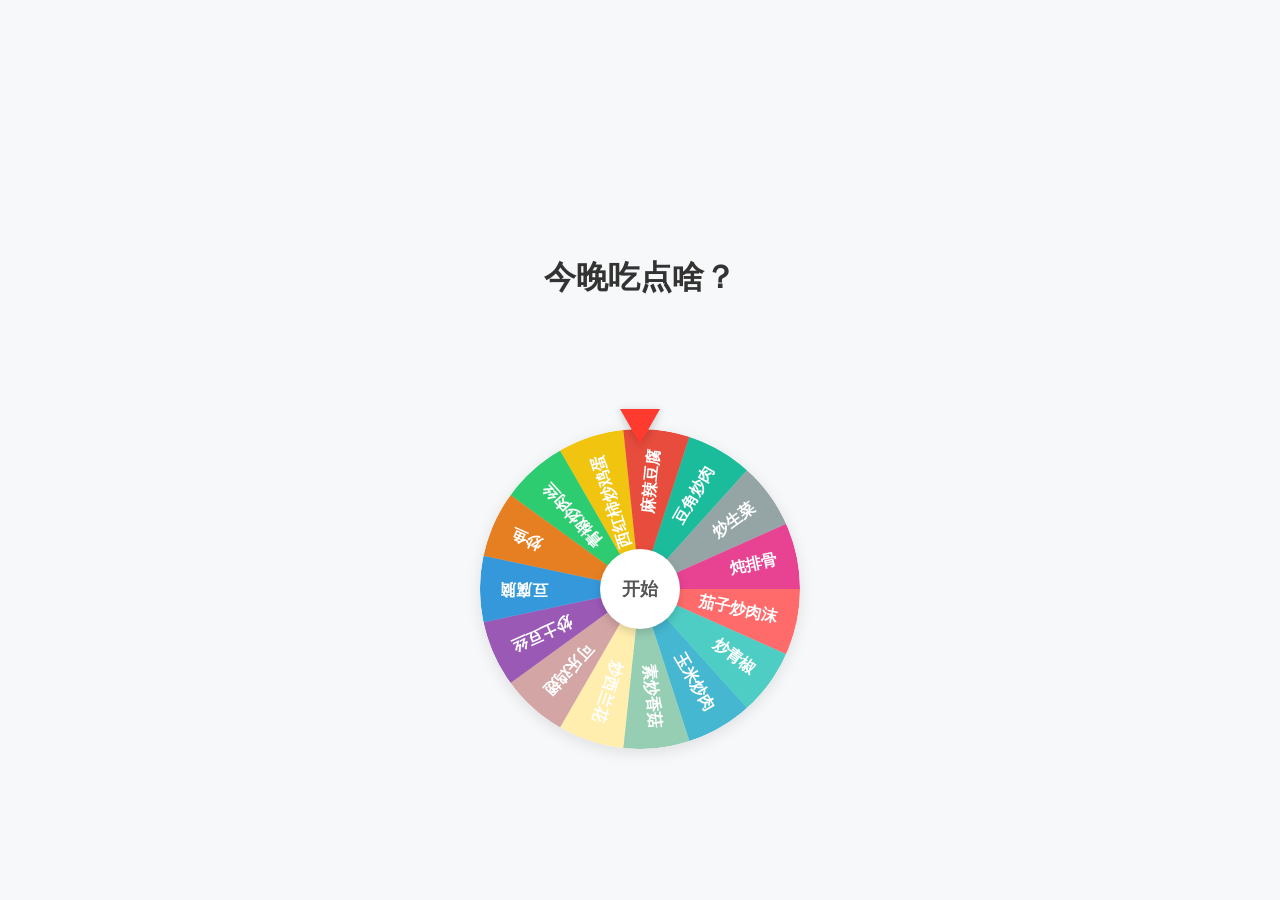
<file: index.html>
<!DOCTYPE html>
<html lang="zh-CN">
<head>
    <meta charset="UTF-8">
    <meta name="viewport" content="width=device-width, initial-scale=1.0, maximum-scale=1.0, user-scalable=no">
    <title>今晚吃点啥</title>
    <style>
        body {
            margin: 0;
            padding: 0;
            background-color: #f7f8fa;
            font-family: -apple-system, BlinkMacSystemFont, "Segoe UI", Roboto, Helvetica, Arial, sans-serif;
            display: flex;
            flex-direction: column;
            align-items: center;
            height: 100vh;
            overflow: hidden;
        }

        #resultText {
            margin-top: 20%;
            font-size: 32px;
            font-weight: bold;
            color: #333;
            height: 45px;
            margin-bottom: 10%;
        }

        .wheel-container {
            position: relative;
            width: 320px;
            height: 320px;
        }

        /* 顶部向下的红色指针 */
        .pointer {
            position: absolute;
            top: -20px;
            left: 50%;
            transform: translateX(-50%);
            width: 0;
            height: 0;
            border-left: 20px solid transparent;
            border-right: 20px solid transparent;
            border-top: 35px solid #ff3b30;
            z-index: 10;
            filter: drop-shadow(0 2px 4px rgba(0,0,0,0.2));
        }

        /* 转盘画布 */
        #wheelCanvas {
            width: 100%;
            height: 100%;
            border-radius: 50%;
            /* 核心动画：设置4秒的先快后慢缓动效果 */
            transition: transform 4s cubic-bezier(0.1, 0.8, 0.2, 1);
            box-shadow: 0 4px 15px rgba(0,0,0,0.1);
        }

        /* 中间的开始按钮 */
        .spin-btn {
            position: absolute;
            top: 50%;
            left: 50%;
            transform: translate(-50%, -50%);
            width: 80px;
            height: 80px;
            background-color: #ffffff;
            border-radius: 50%;
            border: none;
            box-shadow: 0 4px 10px rgba(0,0,0,0.15);
            font-size: 18px;
            font-weight: bold;
            color: #555;
            z-index: 5;
            cursor: pointer;
            outline: none;
        }
        
        .spin-btn:active {
            background-color: #f0f0f0;
            transform: translate(-50%, -50%) scale(0.95);
        }
    </style>
</head>
<body>

    <div id="resultText">今晚吃点啥？</div>

    <div class="wheel-container">
        <div class="pointer"></div>
        <canvas id="wheelCanvas" width="640" height="640"></canvas>
        <button class="spin-btn" id="spinBtn">开始</button>
    </div>

    <script>
        // 菜品列表（你可以随意修改，转盘会自动重新等分）
        const dishes = [
            "茄子炒肉沫", "炒青椒", "玉米炒肉", "素炒香菇", "炒西兰花", 
            "可乐鸡翅", "炒土豆丝", "豆腐脑", "炒鱼", "青椒炒肉丝", 
            "西红柿炒鸡蛋", "麻辣豆腐", "豆角炒肉", "炒生菜", "炖排骨"
        ];

        // 鲜艳的颜色数组
        const colors = [
            "#FF6B6B", "#4ECDC4", "#45B7D1", "#96CEB4", "#FFEEAD", 
            "#D4A5A5", "#9B59B6", "#3498DB", "#E67E22", "#2ECC71", 
            "#F1C40F", "#E74C3C", "#1ABC9C", "#95A5A6", "#e84393"
        ];

        const canvas = document.getElementById('wheelCanvas');
        const ctx = canvas.getContext('2d');
        const spinBtn = document.getElementById('spinBtn');
        const resultText = document.getElementById('resultText');

        const numSlices = dishes.length;
        const sliceAngle = 2 * Math.PI / numSlices;
        const radius = canvas.width / 2;
        const centerX = canvas.width / 2;
        const centerY = canvas.height / 2;

        // 1. 绘制转盘
        function drawWheel() {
            for (let i = 0; i < numSlices; i++) {
                const startAngle = i * sliceAngle;
                const endAngle = (i + 1) * sliceAngle;
                
                // 画扇形
                ctx.beginPath();
                ctx.moveTo(centerX, centerY);
                ctx.arc(centerX, centerY, radius, startAngle, endAngle);
                ctx.fillStyle = colors[i % colors.length];
                ctx.fill();
                ctx.save();

                // 写文字
                ctx.translate(centerX, centerY);
                ctx.rotate(startAngle + sliceAngle / 2);
                ctx.textAlign = "right";
                ctx.textBaseline = "middle";
                ctx.fillStyle = "#ffffff";
                ctx.font = "bold 32px sans-serif";
                // 将文字推到边缘
                ctx.fillText(dishes[i], radius - 40, 0);
                ctx.restore();
            }
        }

        drawWheel();

        // 2. 转盘旋转逻辑
        let currentRotation = 0; // 当前总旋转角度
        let isSpinning = false;

        spinBtn.addEventListener('click', () => {
            if (isSpinning) return;
            isSpinning = true;
            resultText.innerText = "命运转动中...";

            // 随机选中一个菜品
            const winnerIndex = Math.floor(Math.random() * numSlices);
            
            // 计算角度逻辑
            const sliceDeg = 360 / numSlices;
            // 计算选中扇形中心点所需的角度
            const targetDeg = (winnerIndex * sliceDeg) + (sliceDeg / 2);
            // 因为指针在正上方（270度），我们需要算出偏移量把它转上去
            const offsetToTop = 270 - targetDeg;

            // 圈数：每次固定多转 6 圈 (2160度) 增加视觉效果
            const extraSpins = 360 * 6;
            
            // 剥离掉之前累积的度数，重新计算这一轮需要达到的总度数
            const baseRotation = currentRotation - (currentRotation % 360);
            currentRotation = baseRotation + extraSpins + offsetToTop;

            // 触发 CSS 动画
            canvas.style.transform = `rotate(${currentRotation}deg)`;

            // 等待动画结束 (4000ms = 4s) 后显示结果
            setTimeout(() => {
                resultText.innerText = dishes[winnerIndex];
                isSpinning = false;
            }, 4000);
        });
    </script>
</body>
</html>
</file>
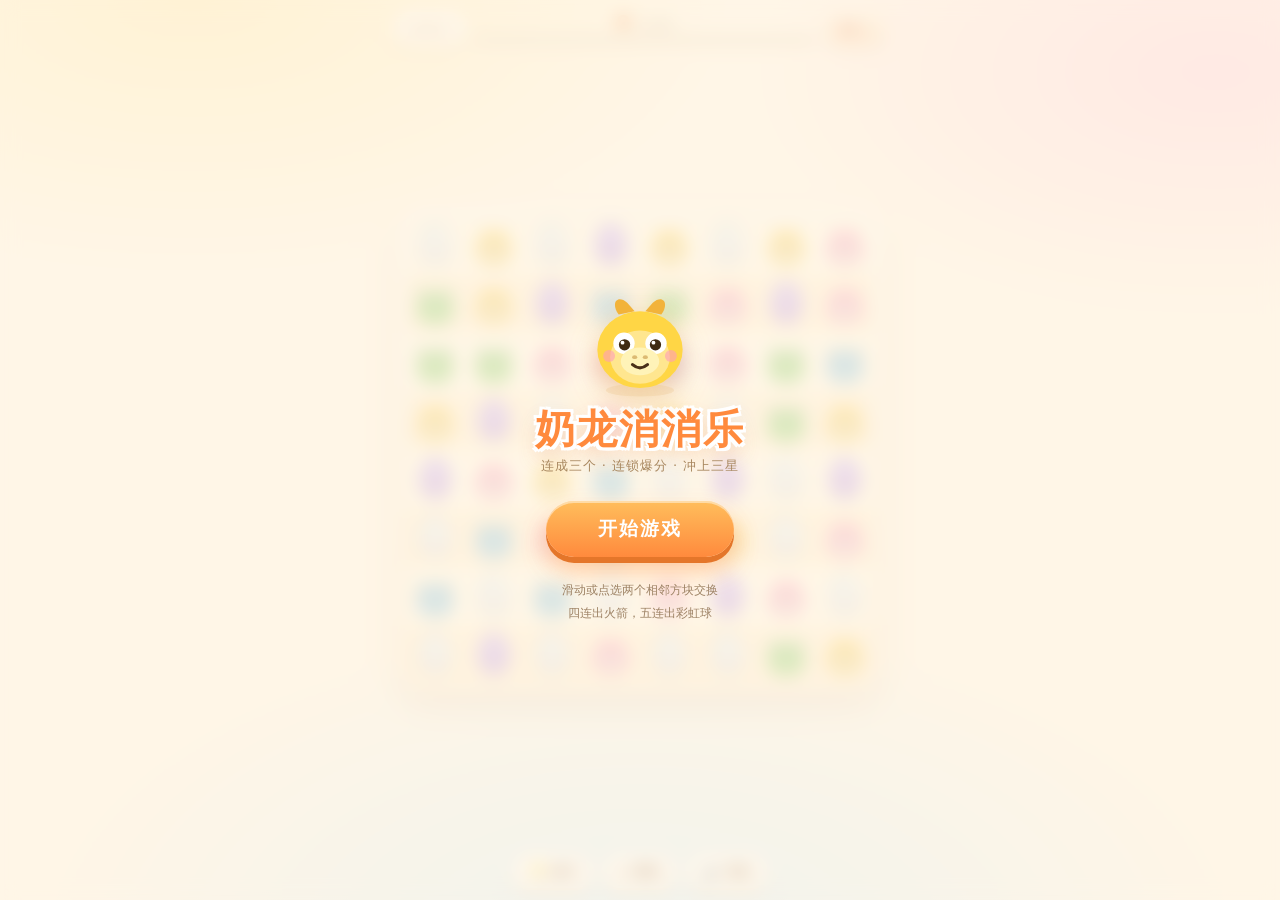
<file: nailong/index.html>
<!DOCTYPE html>
<html lang="zh-CN">
<head>
<meta charset="UTF-8">
<meta name="viewport" content="width=device-width, initial-scale=1.0, maximum-scale=1.0, user-scalable=no, viewport-fit=cover">
<meta name="theme-color" content="#FFF3DC">
<meta name="format-detection" content="telephone=no,email=no,address=no">
<meta name="apple-mobile-web-app-capable" content="yes">
<link rel="icon" href="data:,">
<title>奶龙消消乐</title>
<link rel="stylesheet" href="style.css?v=2">
</head>
<body>
<div class="app" id="app">
  <header class="hud">
    <div class="pill level-pill">第 <b id="lvl">1</b> 关</div>
    <div class="score-box">
      <div class="score-top">
        <span class="score" id="score">0</span>
        <span class="target">/ <span id="target">1200</span></span>
      </div>
      <div class="bar"><i id="barFill"></i></div>
    </div>
    <div class="pill moves-pill" id="movesPill"><b id="moves">22</b><small>步</small></div>
  </header>

  <main class="board-wrap">
    <div class="board-frame">
      <div class="board" id="board"></div>
    </div>
  </main>

  <footer class="toolbar">
    <button class="tool" id="btnHint" type="button"><span>💡</span>提示</button>
    <button class="tool" id="btnRestart" type="button"><span>↻</span>重玩</button>
    <button class="tool" id="btnSound" type="button"><span id="soundIcon">🔊</span>音效</button>
  </footer>
</div>

<div class="combo" id="combo"></div>
<div class="toast" id="toast"></div>

<div class="screen" id="startScreen">
  <div class="start-card">
    <div class="mascot" id="mascot"></div>
    <h1 class="title">奶龙消消乐</h1>
    <p class="tagline">连成三个 · 连锁爆分 · 冲上三星</p>
    <button class="btn-primary" id="btnStart" type="button">开始游戏</button>
    <p class="tips">滑动或点选两个相邻方块交换<br>四连出火箭，五连出彩虹球</p>
  </div>
</div>

<div class="screen hidden" id="resultScreen">
  <div class="result-card">
    <div class="stars" id="resultStars"></div>
    <h2 id="resultTitle">通关啦！</h2>
    <p class="result-sub" id="resultSub">本关得分 2500</p>
    <button class="btn-primary" id="btnNext" type="button">下一关</button>
    <button class="btn-ghost" id="btnRetry" type="button">再玩一次</button>
  </div>
</div>

<script src="game.js?v=2"></script>
</body>
</html>
</file>
<file: nailong/style.css>
/* ============ base ============ */
* { box-sizing: border-box; }
html, body { height: 100%; margin: 0; }
body {
  position: fixed;
  inset: 0;
  overflow: hidden;
  overscroll-behavior: none;
  -webkit-tap-highlight-color: transparent;
  -webkit-text-size-adjust: 100%;
  user-select: none;
  -webkit-user-select: none;
  font-family: "PingFang SC", "Hiragino Sans GB", "Microsoft YaHei", "Noto Sans SC", system-ui, -apple-system, sans-serif;
  color: #5B4430;
  background:
    radial-gradient(70% 50% at 15% 0%, #FFEFBF 0%, rgba(255, 239, 191, 0) 60%),
    radial-gradient(60% 45% at 95% 8%, #FFD9E6 0%, rgba(255, 217, 230, 0) 60%),
    radial-gradient(80% 60% at 50% 105%, #D8F0FF 0%, rgba(216, 240, 255, 0) 60%),
    #FFF9EE;
}
button { font-family: inherit; -webkit-tap-highlight-color: transparent; }

/* ============ layout ============ */
.app {
  position: relative;
  height: 100%;
  max-width: 520px;
  margin: 0 auto;
  padding: 12px 14px 10px;
  padding-bottom: calc(10px + env(safe-area-inset-bottom));
  display: flex;
  flex-direction: column;
  gap: 10px;
}

/* ============ HUD ============ */
.hud {
  flex: 0 0 auto;
  display: flex;
  align-items: center;
  gap: 10px;
}
.pill {
  background: #fff;
  border-radius: 999px;
  padding: 7px 13px;
  font-size: 13px;
  white-space: nowrap;
  box-shadow: 0 4px 12px rgba(180, 140, 100, .16), inset 0 -2px 0 rgba(255, 214, 170, .55);
  transition: transform .18s ease;
}
.pill b { font-size: 16px; font-variant-numeric: tabular-nums; }
.level-pill { color: #C98A2E; }
.moves-pill {
  display: flex;
  align-items: baseline;
  gap: 2px;
  color: #E2693F;
  background: linear-gradient(180deg, #FFF6E6, #FFE9CE);
}
.moves-pill small { font-size: 11px; margin-left: 1px; }
.moves-pill.low { animation: lowPulse .9s ease-in-out infinite; }
@keyframes lowPulse {
  50% { transform: scale(1.08); box-shadow: 0 0 0 5px rgba(255, 110, 80, .14), 0 4px 12px rgba(180, 140, 100, .16); }
}

.score-box { flex: 1 1 auto; min-width: 0; }
.score-top {
  display: flex;
  align-items: baseline;
  justify-content: center;
  gap: 4px;
  line-height: 1;
  margin-bottom: 4px;
}
.score {
  font-size: 20px;
  font-weight: 800;
  color: #F0782F;
  font-variant-numeric: tabular-nums;
  letter-spacing: .3px;
}
.score.bump { animation: scoreBump .3s ease; }
@keyframes scoreBump {
  40% { transform: scale(1.18); color: #FF5E2B; }
}
.target { font-size: 12px; color: #B29A80; font-variant-numeric: tabular-nums; }
.bar {
  height: 10px;
  border-radius: 999px;
  background: #F2E6D2;
  overflow: hidden;
  box-shadow: inset 0 2px 4px rgba(150, 110, 70, .14);
}
.bar i {
  display: block;
  height: 100%;
  width: 0%;
  border-radius: inherit;
  background: linear-gradient(90deg, #FFC44D, #FF9A3D 55%, #FF7A6B);
  transition: width .4s cubic-bezier(.25, .9, .35, 1);
  box-shadow: 0 0 8px rgba(255, 160, 70, .6);
}

/* ============ board ============ */
.board-wrap {
  flex: 1 1 auto;
  min-height: 0;
  display: flex;
  align-items: center;
  justify-content: center;
}
.board-frame {
  padding: 7px;
  border-radius: 28px;
  background: linear-gradient(180deg, #FFFFFF, #FFF4E2);
  box-shadow:
    0 14px 30px rgba(175, 125, 80, .20),
    0 2px 0 rgba(255, 255, 255, .9) inset,
    0 0 0 1px rgba(255, 255, 255, .8);
}
.board {
  position: relative;
  border-radius: 22px;
  overflow: hidden;
  touch-action: none;
  box-shadow: inset 0 2px 9px rgba(165, 120, 70, .12);
  background-color: #FFFBEE;
  background-image: conic-gradient(
    #FFFBEE 0deg 90deg,
    #FFF2DA 90deg 180deg,
    #FFF2DA 180deg 270deg,
    #FFFBEE 270deg 360deg
  );
  background-size: 25% 25%;
  transition: opacity .25s ease;
}
.board.fade { opacity: .12; }
#resultScreen { z-index: 40; }

/* ---- tiles ---- */
.tile {
  position: absolute;
  top: 0;
  left: 0;
  width: 12.5%;
  height: 12.5%;
  display: flex;
  align-items: center;
  justify-content: center;
  will-change: transform;
}
.tile svg {
  width: 90%;
  height: 90%;
  overflow: visible;
  pointer-events: none;
  filter: drop-shadow(0 2px 2px rgba(120, 85, 50, .20));
}
.tile.special svg {
  filter: drop-shadow(0 0 5px rgba(255, 196, 70, .95)) drop-shadow(0 2px 2px rgba(120, 85, 50, .18));
}
.tile.sel::before {
  content: "";
  position: absolute;
  inset: 8%;
  border-radius: 30%;
  border: 3px solid #FFAD1F;
  box-shadow: 0 0 0 3px rgba(255, 255, 255, .75), 0 0 16px rgba(255, 173, 31, .85);
  animation: selPulse .6s ease-in-out infinite alternate;
  pointer-events: none;
}
@keyframes selPulse {
  from { opacity: .65; transform: scale(.95); }
  to   { opacity: 1;   transform: scale(1.02); }
}
.tile.hint svg { animation: hintBob .65s ease-in-out infinite; }
@keyframes hintBob {
  50% { transform: translateY(-9%) scale(1.08); }
}
.tile.pop svg { animation: popOut .26s ease forwards; }
@keyframes popOut {
  0%   { transform: scale(1); }
  40%  { transform: scale(1.22); }
  100% { transform: scale(0); opacity: 0; }
}
.tile.upgrade svg { animation: upgrade .4s cubic-bezier(.3, 1.6, .5, 1); }
@keyframes upgrade {
  0%   { transform: scale(.5) rotate(-25deg); }
  70%  { transform: scale(1.16) rotate(4deg); }
  100% { transform: scale(1) rotate(0); }
}

/* ---- effects ---- */
.spark {
  position: absolute;
  width: 7px;
  height: 7px;
  border-radius: 50%;
  transform: translate(-50%, -50%);
  pointer-events: none;
  z-index: 4;
  animation: sparkFly .5s ease-out forwards;
}
@keyframes sparkFly {
  from { opacity: 1; transform: translate(-50%, -50%) scale(1.1); }
  to   { opacity: 0; transform: translate(calc(-50% + var(--dx)), calc(-50% + var(--dy))) scale(.2); }
}
.float {
  position: absolute;
  transform: translate(-50%, -50%);
  font-size: 14px;
  font-weight: 800;
  color: #fff;
  white-space: nowrap;
  pointer-events: none;
  z-index: 6;
  text-shadow: 0 2px 0 rgba(240, 120, 47, .95), 0 0 10px rgba(255, 180, 90, .8);
  animation: floatUp .75s ease-out forwards;
}
.float.special { color: #FFF3B0; font-size: 13px; }
@keyframes floatUp {
  0%   { opacity: 0; transform: translate(-50%, -30%) scale(.6); }
  25%  { opacity: 1; transform: translate(-50%, -80%) scale(1.08); }
  100% { opacity: 0; transform: translate(-50%, -190%) scale(1); }
}

/* ============ toolbar ============ */
.toolbar {
  flex: 0 0 auto;
  display: flex;
  justify-content: center;
  gap: 10px;
}
.tool {
  border: 0;
  border-radius: 999px;
  padding: 9px 16px;
  font-size: 13px;
  font-weight: 700;
  color: #8A6A48;
  background: #fff;
  box-shadow: 0 4px 10px rgba(180, 140, 100, .16), inset 0 -2px 0 rgba(255, 220, 180, .6);
  display: inline-flex;
  align-items: center;
  gap: 5px;
  transition: transform .12s ease, box-shadow .12s ease;
  cursor: pointer;
}
.tool:active { transform: translateY(2px); box-shadow: 0 2px 6px rgba(180, 140, 100, .16); }
.tool span { font-size: 14px; }

/* ============ combo / toast ============ */
.combo {
  position: fixed;
  left: 50%;
  top: 42%;
  transform: translate(-50%, -50%) scale(.5);
  font-size: 34px;
  font-weight: 900;
  color: #FFF5C4;
  text-shadow:
    0 3px 0 #FF8A3D, 0 -2px 0 #FF8A3D, 2px 0 0 #FF8A3D, -2px 0 0 #FF8A3D,
    0 8px 22px rgba(255, 120, 60, .55);
  opacity: 0;
  pointer-events: none;
  z-index: 25;
  white-space: nowrap;
}
.combo.show { animation: comboPop .9s cubic-bezier(.2, 1.4, .4, 1) forwards; }
@keyframes comboPop {
  0%   { opacity: 0; transform: translate(-50%, -50%) scale(.4) rotate(-8deg); }
  25%  { opacity: 1; transform: translate(-50%, -50%) scale(1.15) rotate(2deg); }
  60%  { opacity: 1; transform: translate(-50%, -58%) scale(1) rotate(0); }
  100% { opacity: 0; transform: translate(-50%, -95%) scale(.9); }
}
.toast {
  position: fixed;
  left: 50%;
  bottom: 76px;
  bottom: calc(76px + env(safe-area-inset-bottom));
  transform: translate(-50%, 12px);
  background: rgba(90, 62, 40, .88);
  color: #FFF6E6;
  font-size: 13px;
  padding: 9px 16px;
  border-radius: 999px;
  opacity: 0;
  pointer-events: none;
  transition: opacity .25s ease, transform .25s ease;
  z-index: 35;
  white-space: nowrap;
  max-width: 90vw;
  overflow: hidden;
  text-overflow: ellipsis;
}
.toast.show { opacity: 1; transform: translate(-50%, 0); }

/* ============ screens ============ */
.screen {
  position: fixed;
  inset: 0;
  z-index: 30;
  display: flex;
  align-items: center;
  justify-content: center;
  padding: 24px;
  background: rgba(255, 244, 226, .62);
  -webkit-backdrop-filter: blur(9px);
  backdrop-filter: blur(9px);
  transition: opacity .3s ease;
}
.screen.hidden { display: none; }

.start-card {
  width: 100%;
  max-width: 340px;
  text-align: center;
  animation: cardIn .5s cubic-bezier(.2, 1.3, .4, 1);
}
@keyframes cardIn {
  from { opacity: 0; transform: translateY(22px) scale(.94); }
}
.mascot {
  width: 128px;
  height: 128px;
  margin: 0 auto 2px;
  animation: mascotBob 2.2s ease-in-out infinite;
}
.mascot svg { width: 100%; height: 100%; filter: drop-shadow(0 10px 14px rgba(220, 150, 60, .35)); }
@keyframes mascotBob {
  0%, 100% { transform: translateY(0) rotate(-2deg); }
  50%      { transform: translateY(-10px) rotate(2deg); }
}
.title {
  margin: 4px 0 6px;
  font-size: 40px;
  line-height: 1.1;
  font-weight: 900;
  letter-spacing: 2px;
  color: #FF8A3D;
  text-shadow:
    0 3px 0 #fff, 0 -2px 0 #fff, 2px 0 0 #fff, -2px 0 0 #fff,
    3px 3px 0 #fff, -3px 3px 0 #fff, 3px -3px 0 #fff, -3px -3px 0 #fff,
    0 10px 20px rgba(230, 120, 60, .30);
}
.tagline {
  margin: 0 0 26px;
  font-size: 13px;
  color: #A8875F;
  letter-spacing: 1px;
}
.btn-primary {
  display: inline-block;
  border: 0;
  border-radius: 999px;
  padding: 15px 52px;
  font-size: 19px;
  font-weight: 800;
  letter-spacing: 2px;
  color: #fff;
  background: linear-gradient(180deg, #FFBE5C, #FF8A3D);
  box-shadow: 0 6px 0 #E4762A, 0 14px 24px rgba(255, 140, 60, .40), inset 0 2px 0 rgba(255, 255, 255, .45);
  cursor: pointer;
  transition: transform .1s ease, box-shadow .1s ease;
}
.btn-primary:active {
  transform: translateY(5px);
  box-shadow: 0 1px 0 #E4762A, 0 6px 12px rgba(255, 140, 60, .30), inset 0 2px 0 rgba(255, 255, 255, .45);
}
.btn-ghost {
  display: block;
  margin: 14px auto 0;
  border: 0;
  background: transparent;
  color: #A8875F;
  font-size: 14px;
  font-weight: 600;
  padding: 8px 18px;
  border-radius: 999px;
  cursor: pointer;
}
.btn-ghost:active { background: rgba(200, 160, 120, .14); }
.tips {
  margin: 22px 0 0;
  font-size: 12px;
  line-height: 1.9;
  color: #9C8163;
}

.result-card {
  width: 100%;
  max-width: 320px;
  padding: 26px 24px 22px;
  text-align: center;
  background: linear-gradient(180deg, #FFFFFF, #FFF6E7);
  border-radius: 28px;
  box-shadow: 0 24px 50px rgba(160, 110, 60, .28), inset 0 0 0 1px #fff;
  animation: cardIn .4s cubic-bezier(.2, 1.3, .4, 1);
}
.stars {
  display: flex;
  justify-content: center;
  gap: 6px;
  height: 58px;
  margin-bottom: 4px;
}
.stars span {
  font-size: 46px;
  line-height: 1;
  color: #E8DCC8;
  opacity: 0;
  transform: scale(.4) rotate(-30deg);
}
.stars span.on {
  color: #FFC13B;
  text-shadow: 0 3px 0 #FF9A21, 0 0 18px rgba(255, 190, 60, .75);
  animation: starIn .45s cubic-bezier(.25, 1.5, .5, 1) forwards;
}
.stars span.off { animation: starIn .35s ease forwards; }
@keyframes starIn {
  to { opacity: 1; transform: scale(1) rotate(0); }
}
.result-card h2 {
  margin: 0 0 6px;
  font-size: 26px;
  font-weight: 900;
  color: #F0782F;
  letter-spacing: 1px;
}
.result-sub {
  margin: 0 0 20px;
  font-size: 13px;
  color: #A8875F;
  font-variant-numeric: tabular-nums;
}
.result-card .btn-primary { width: 100%; padding: 14px 0; font-size: 17px; }

@media (max-height: 620px) {
  .mascot { width: 92px; height: 92px; }
  .title { font-size: 32px; }
  .tagline { margin-bottom: 18px; }
  .tips { margin-top: 14px; }
}
</file>
